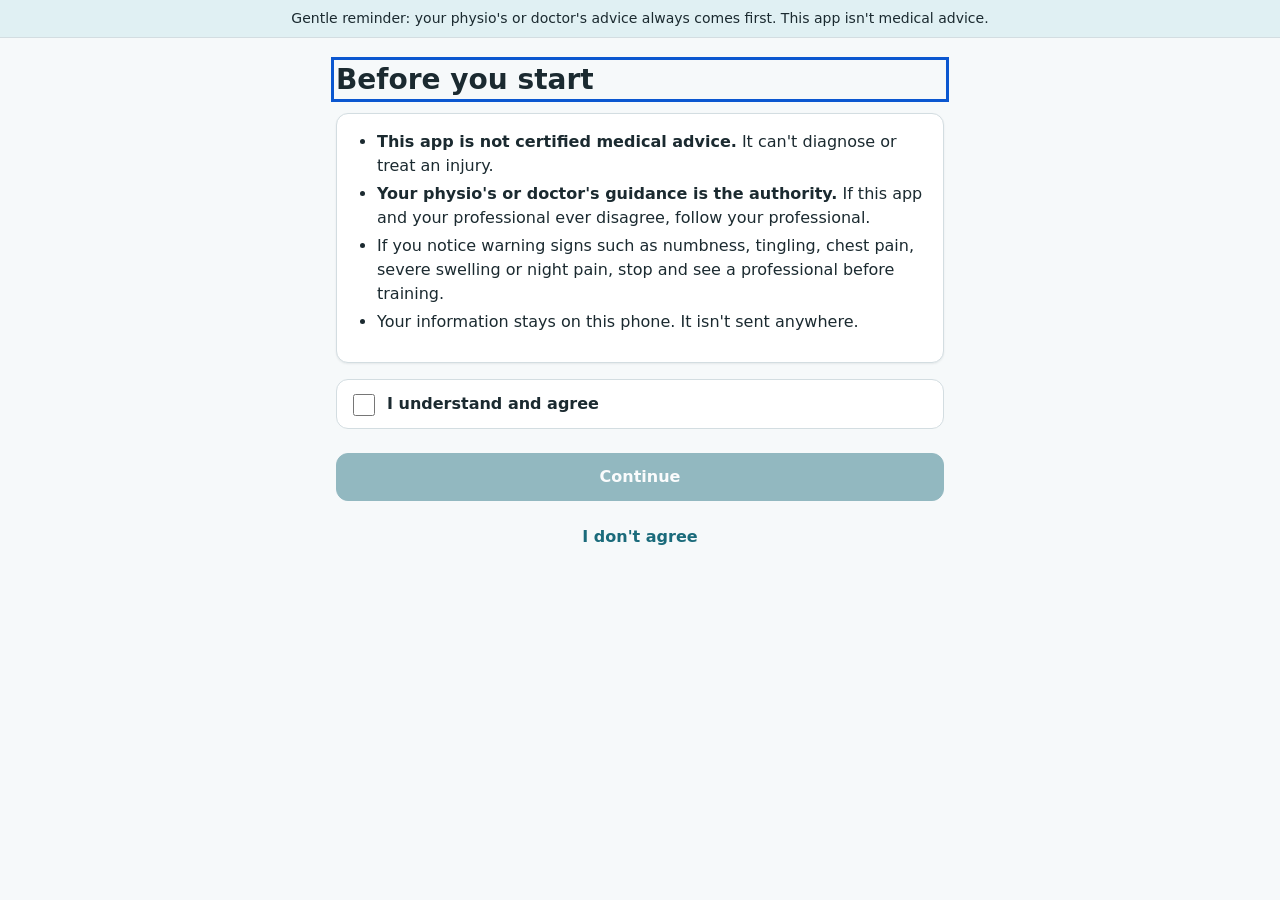
<file: index.html>
<!doctype html>
<html lang="en-AU">
<head>
  <meta charset="utf-8">
  <meta name="viewport" content="width=device-width, initial-scale=1, viewport-fit=cover">
  <title>Injury-Aware Gym Plan</title>
  <meta name="description" content="Personalise a gym plan around your physio's guidance. Your data stays on your phone.">
  <meta name="theme-color" content="#1b6b7b">

  <link rel="manifest" href="./manifest.webmanifest">
  <link rel="icon" href="./icons/icon-192.png" type="image/png">
  <link rel="apple-touch-icon" href="./icons/icon-192.png">
  <meta name="apple-mobile-web-app-capable" content="yes">
  <meta name="mobile-web-app-capable" content="yes">
  <meta name="apple-mobile-web-app-title" content="Gym Plan">

  <link rel="stylesheet" href="./css/tokens.css">
  <link rel="stylesheet" href="./css/base.css">
  <link rel="stylesheet" href="./css/components.css">
</head>
<body>
  <div id="app">
    <noscript>
      <p style="padding:16px">This app needs JavaScript switched on to work.</p>
    </noscript>
  </div>
  <script type="module" src="./js/app.js"></script>
</body>
</html>
</file>
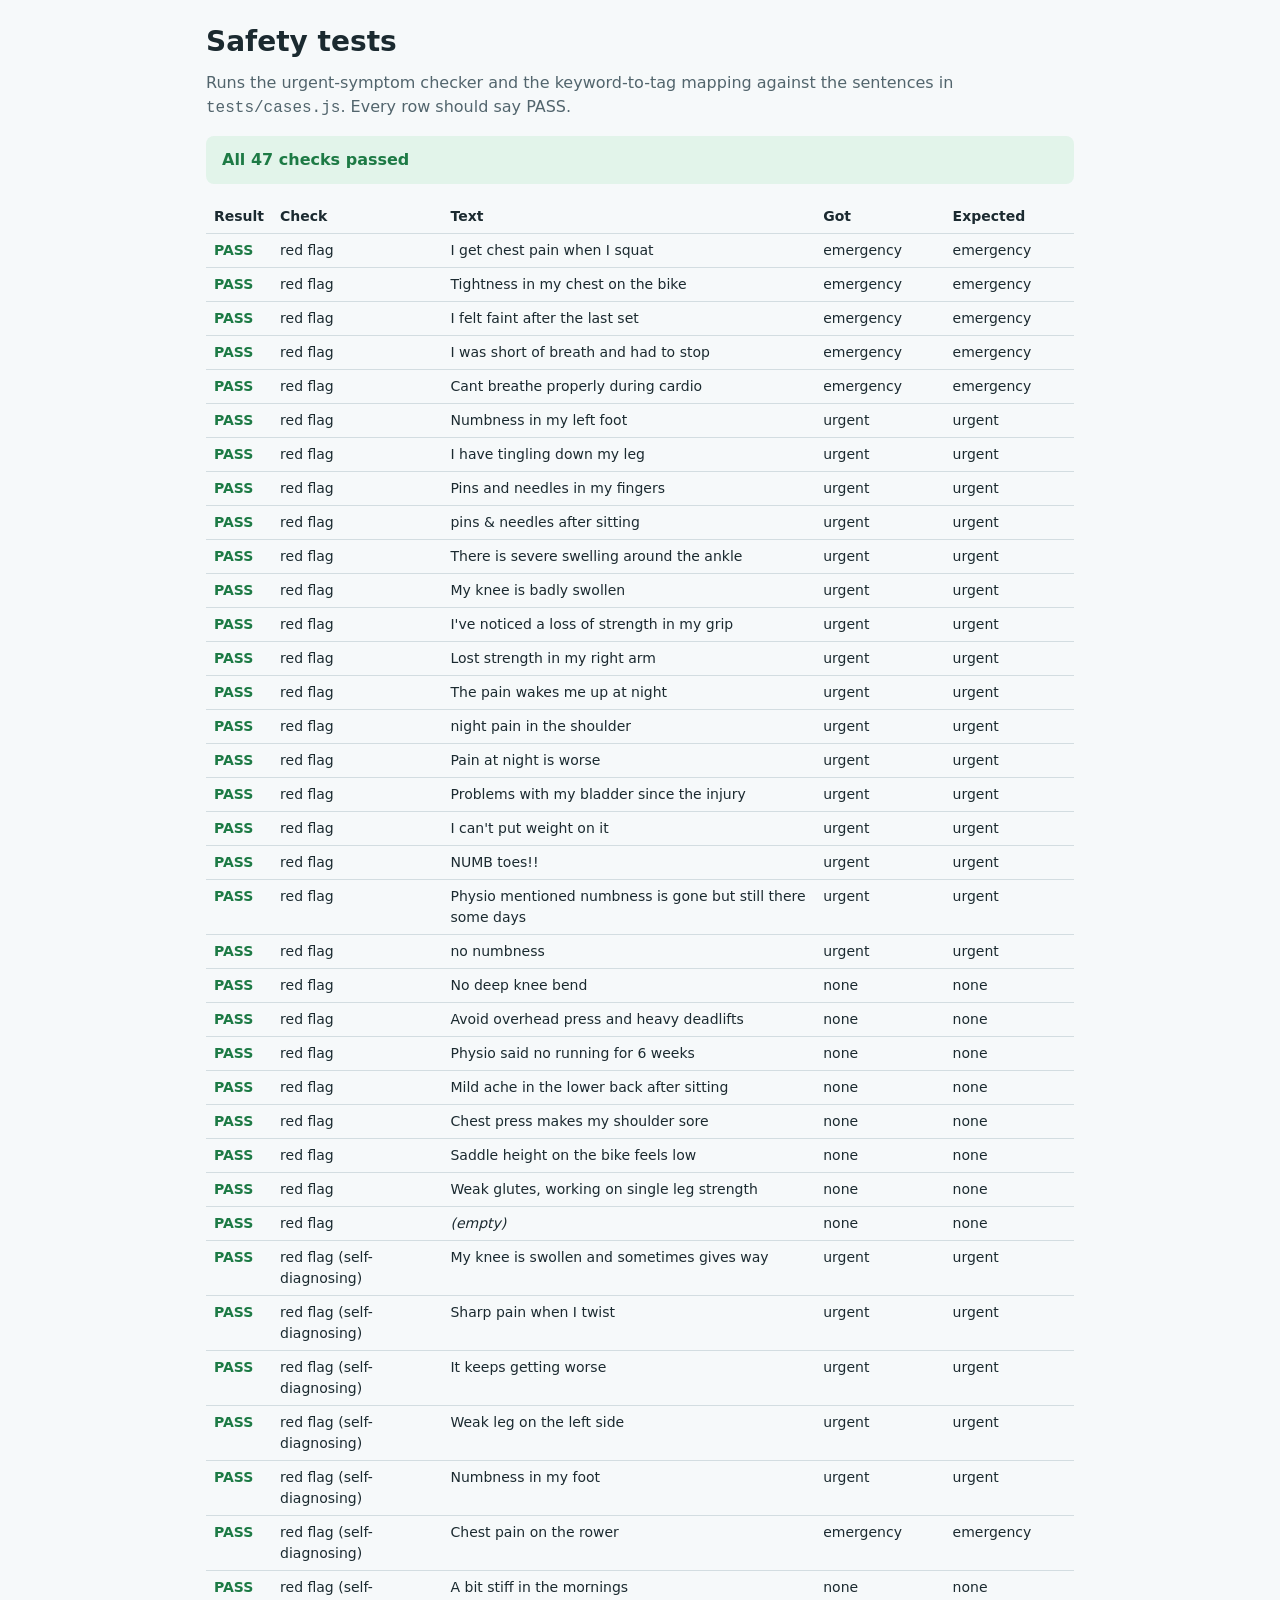
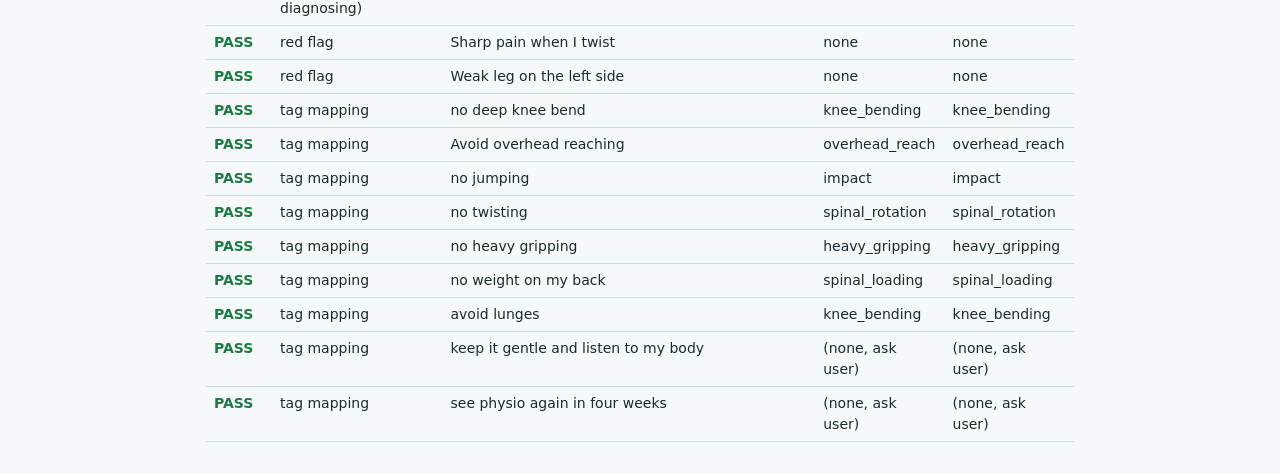
<file: tests/safety-tests.html>
<!doctype html>
<html lang="en-AU">
<head>
  <meta charset="utf-8">
  <meta name="viewport" content="width=device-width, initial-scale=1">
  <title>Safety tests</title>
  <link rel="stylesheet" href="../css/tokens.css">
  <link rel="stylesheet" href="../css/base.css">
  <style>
    table { border-collapse: collapse; width: 100%; font-size: var(--fs-small); }
    th, td { text-align: left; padding: 6px 8px; border-bottom: 1px solid var(--border); vertical-align: top; }
    .pass { color: var(--ok); font-weight: 700; }
    .fail { color: var(--danger); font-weight: 700; }
    .summary { padding: 12px 16px; border-radius: 8px; font-weight: 700; margin: 16px 0; }
    .summary.ok { background: var(--ok-soft); color: var(--ok); }
    .summary.bad { background: var(--danger-soft); color: var(--danger); }
  </style>
</head>
<body>
  <main class="main" style="max-width: 900px">
    <h1>Safety tests</h1>
    <p class="muted">Runs the urgent-symptom checker and the keyword-to-tag mapping against the sentences in <code>tests/cases.js</code>. Every row should say PASS.</p>
    <div id="summary" class="summary">Running...</div>
    <table>
      <thead><tr><th>Result</th><th>Check</th><th>Text</th><th>Got</th><th>Expected</th></tr></thead>
      <tbody id="rows"></tbody>
    </table>
  </main>

  <script type="module">
    import { compileRules, checkText } from "../js/safety/redflags.js";
    import { compileTags, mapText } from "../js/tags.js";
    import { safetyCases, tagCases } from "./cases.js";

    const esc = (s) => String(s).replace(/[&<>"]/g, (c) => ({ "&": "&amp;", "<": "&lt;", ">": "&gt;", '"': "&quot;" }[c]));
    const rowsEl = document.getElementById("rows");
    const summaryEl = document.getElementById("summary");

    try {
      const [flags, tagData] = await Promise.all([
        fetch("../data/redflags.json").then((r) => r.json()),
        fetch("../data/tags.json").then((r) => r.json()),
      ]);
      const rules = compileRules(flags);
      const tags = compileTags(tagData);
      let failed = 0;
      let total = 0;

      const addRow = (ok, kind, text, got, want) => {
        total++;
        if (!ok) failed++;
        rowsEl.insertAdjacentHTML("beforeend",
          `<tr><td class="${ok ? "pass" : "fail"}">${ok ? "PASS" : "FAIL"}</td><td>${esc(kind)}</td><td>${esc(text) || "<em>(empty)</em>"}</td><td>${esc(got)}</td><td>${esc(want)}</td></tr>`);
      };

      for (const c of safetyCases) {
        const r = checkText(c.text, rules, { strict: !!c.strict });
        addRow(r.level === c.level, c.strict ? "red flag (self-diagnosing)" : "red flag", c.text, r.level, c.level);
      }
      for (const c of tagCases) {
        const r = mapText(c.text, tags);
        const got = [...new Set(r.mapped.flatMap((m) => m.tags))].sort().join(", ") || "(none, ask user)";
        const want = [...c.tags].sort().join(", ") || "(none, ask user)";
        addRow(got === want, "tag mapping", c.text, got, want);
      }

      summaryEl.textContent = failed ? `${failed} of ${total} FAILED` : `All ${total} checks passed`;
      summaryEl.className = "summary " + (failed ? "bad" : "ok");
    } catch (e) {
      summaryEl.textContent = "Could not run tests: " + e.message + " (open this page through the local server, not by double-clicking the file)";
      summaryEl.className = "summary bad";
    }
  </script>
</body>
</html>
</file>
<file: css/tokens.css>
/* ==========================================================================
   DESIGN TOKENS - the one place to restyle the whole app.
   Change colours, fonts, spacing and sizes here and everything follows.
   ========================================================================== */

:root {
  /* ---- Fonts ---- */
  --font-body: system-ui, -apple-system, "Segoe UI", Roboto, "Helvetica Neue", Arial, sans-serif;
  --font-heading: var(--font-body);

  /* ---- Text size (the Settings text-size option changes --text-scale) ---- */
  --text-scale: 1;
  --fs-small: calc(0.875rem * var(--text-scale));
  --fs-base: calc(1rem * var(--text-scale));
  --fs-large: calc(1.125rem * var(--text-scale));
  --fs-h2: calc(1.375rem * var(--text-scale));
  --fs-h1: calc(1.75rem * var(--text-scale));
  --lh-body: 1.5;

  /* ---- Spacing scale ---- */
  --space-1: 4px;
  --space-2: 8px;
  --space-3: 12px;
  --space-4: 16px;
  --space-5: 24px;
  --space-6: 32px;
  --space-7: 48px;

  /* ---- Shape and size ---- */
  --radius: 12px;
  --radius-small: 8px;
  --tap-size: 48px;          /* minimum tap target */
  --content-width: 640px;
  --tabbar-height: 64px;
  --border-width: 1px;

  /* ---- Colours: light theme (default) ---- */
  --bg: #f6f9fa;
  --surface: #ffffff;
  --surface-2: #eef3f5;
  --text: #1b2a30;
  --text-muted: #52656d;
  --border: #d3dde1;

  --accent: #1b6b7b;          /* the one main accent colour */
  --accent-contrast: #ffffff; /* text on top of the accent */
  --accent-soft: #e0f0f3;

  /* Status colours (used for green / amber / red exercise tags later) */
  --ok: #1d7a45;
  --ok-soft: #e2f4ea;
  --warn: #8a5600;
  --warn-soft: #fff0d1;
  --danger: #b3261e;
  --danger-soft: #fde8e6;

  --focus: #0b57d0;
  --shadow: 0 1px 2px rgba(20, 40, 50, 0.08);
}

/* ---- Dark theme: follows the phone unless the user picked light ---- */
@media (prefers-color-scheme: dark) {
  :root:not([data-theme="light"]) {
    --bg: #0f1a1e;
    --surface: #17252a;
    --surface-2: #1f3036;
    --text: #e8f0f2;
    --text-muted: #a6b8be;
    --border: #2d4047;
    --accent: #62b8ca;
    --accent-contrast: #072229;
    --accent-soft: #1b3942;
    --ok: #6fd09a;
    --ok-soft: #173424;
    --warn: #f0b95a;
    --warn-soft: #3a2c10;
    --danger: #ff8f86;
    --danger-soft: #3d1b19;
    --focus: #8ab4f8;
    --shadow: none;
  }
}

/* ---- Dark theme: user picked dark ---- */
:root[data-theme="dark"] {
  --bg: #0f1a1e;
  --surface: #17252a;
  --surface-2: #1f3036;
  --text: #e8f0f2;
  --text-muted: #a6b8be;
  --border: #2d4047;
  --accent: #62b8ca;
  --accent-contrast: #072229;
  --accent-soft: #1b3942;
  --ok: #6fd09a;
  --ok-soft: #173424;
  --warn: #f0b95a;
  --warn-soft: #3a2c10;
  --danger: #ff8f86;
  --danger-soft: #3d1b19;
  --focus: #8ab4f8;
  --shadow: none;
}

/* ---- Text size choices from Settings ---- */
:root[data-textsize="small"] { --text-scale: 0.9; }
:root[data-textsize="medium"] { --text-scale: 1; }
:root[data-textsize="large"] { --text-scale: 1.2; }
</file>
<file: css/base.css>
/* Base layout and typography. Uses only the tokens from tokens.css. */

*, *::before, *::after { box-sizing: border-box; }

html { -webkit-text-size-adjust: 100%; }

body {
  margin: 0;
  background: var(--bg);
  color: var(--text);
  font-family: var(--font-body);
  font-size: var(--fs-base);
  line-height: var(--lh-body);
}

#app {
  min-height: 100vh;
  min-height: 100dvh;
  display: flex;
  flex-direction: column;
}

h1, h2, h3 {
  font-family: var(--font-heading);
  line-height: 1.25;
  margin: 0 0 var(--space-3);
}
h1 { font-size: var(--fs-h1); }
h2 { font-size: var(--fs-h2); }
h3 { font-size: var(--fs-large); }

p { margin: 0 0 var(--space-3); }
ul { margin: 0 0 var(--space-3); padding-left: var(--space-5); }
li { margin-bottom: var(--space-1); }

a { color: var(--accent); }

.muted { color: var(--text-muted); }
.small { font-size: var(--fs-small); }

/* Clear keyboard focus for everything tappable */
:focus-visible {
  outline: 3px solid var(--focus);
  outline-offset: 2px;
}

/* ---- Page structure ---- */

/* The gentle reminder that stays visible on every screen */
.reminder {
  position: sticky;
  top: 0;
  z-index: 20;
  background: var(--accent-soft);
  color: var(--text);
  border-bottom: var(--border-width) solid var(--border);
  padding: var(--space-2) var(--space-4);
  font-size: var(--fs-small);
  text-align: center;
}

.main {
  flex: 1;
  width: 100%;
  max-width: var(--content-width);
  margin: 0 auto;
  padding: var(--space-5) var(--space-4) var(--space-6);
}
.main.has-tabbar {
  padding-bottom: calc(var(--tabbar-height) + var(--space-6) + env(safe-area-inset-bottom, 0px));
}

.stack > * + * { margin-top: var(--space-4); }
.row { display: flex; gap: var(--space-3); align-items: center; flex-wrap: wrap; }
.row-between { justify-content: space-between; }

.visually-hidden {
  position: absolute !important;
  width: 1px; height: 1px;
  overflow: hidden;
  clip: rect(0 0 0 0);
  white-space: nowrap;
}
</file>
<file: css/components.css>
/* Reusable pieces: buttons, cards, form fields, alerts, chips, tab bar. */

/* ---- Buttons ---- */
.btn {
  display: inline-flex;
  align-items: center;
  justify-content: center;
  gap: var(--space-2);
  min-height: var(--tap-size);
  padding: var(--space-2) var(--space-5);
  border-radius: var(--radius);
  border: var(--border-width) solid var(--border);
  background: var(--surface);
  color: var(--text);
  font: inherit;
  font-weight: 600;
  cursor: pointer;
  text-decoration: none;
}
.btn-primary { background: var(--accent); color: var(--accent-contrast); border-color: var(--accent); }
.btn-danger { background: var(--danger); color: var(--surface); border-color: var(--danger); }
.btn-quiet { background: transparent; border-color: transparent; color: var(--accent); }
.btn-block { display: flex; width: 100%; }
.btn[disabled] { opacity: 0.45; cursor: not-allowed; }

.actions { display: flex; flex-direction: column; gap: var(--space-3); margin-top: var(--space-5); }

/* ---- Cards ---- */
.card {
  background: var(--surface);
  border: var(--border-width) solid var(--border);
  border-radius: var(--radius);
  padding: var(--space-4);
  box-shadow: var(--shadow);
}

/* ---- Alerts (always an icon + words, never colour alone) ---- */
.alert {
  display: flex;
  gap: var(--space-3);
  padding: var(--space-4);
  border-radius: var(--radius);
  border: var(--border-width) solid var(--border);
  background: var(--surface-2);
}
.alert .alert-icon { font-size: 1.4em; line-height: 1.2; flex: none; }
.alert .alert-body > :last-child { margin-bottom: 0; }
.alert-warn { background: var(--warn-soft); border-color: var(--warn); }
.alert-danger { background: var(--danger-soft); border-color: var(--danger); }
.alert-ok { background: var(--ok-soft); border-color: var(--ok); }
.alert-info { background: var(--accent-soft); border-color: var(--accent); }

/* ---- Form fields ---- */
label.field-label { display: block; font-weight: 600; margin-bottom: var(--space-2); }
.hint { color: var(--text-muted); font-size: var(--fs-small); margin: calc(var(--space-1) * -1) 0 var(--space-2); }

textarea, input[type="text"], select {
  width: 100%;
  min-height: var(--tap-size);
  padding: var(--space-3);
  border-radius: var(--radius-small);
  border: var(--border-width) solid var(--border);
  background: var(--surface);
  color: var(--text);
  font: inherit;
}
textarea { min-height: 110px; resize: vertical; }

/* Big tappable choice cards for checkboxes and radio buttons */
.choices { display: grid; gap: var(--space-2); }
.choice {
  display: flex;
  align-items: flex-start;
  gap: var(--space-3);
  min-height: var(--tap-size);
  padding: var(--space-3) var(--space-4);
  background: var(--surface);
  border: var(--border-width) solid var(--border);
  border-radius: var(--radius);
  cursor: pointer;
}
.choice input { width: 22px; height: 22px; margin: 2px 0 0; flex: none; accent-color: var(--accent); }
.choice:has(input:checked) { border-color: var(--accent); background: var(--accent-soft); }
.choice .choice-title { font-weight: 600; display: block; }
.choice .choice-desc { color: var(--text-muted); font-size: var(--fs-small); display: block; }
.choices-2col { grid-template-columns: 1fr; }
@media (min-width: 520px) { .choices-2col { grid-template-columns: 1fr 1fr; } }

.field-error { color: var(--danger); font-weight: 600; margin-top: var(--space-2); }
.field-error:empty { display: none; }

/* ---- Chips ---- */
.chips { display: flex; flex-wrap: wrap; gap: var(--space-2); }
.chip {
  display: inline-flex;
  align-items: center;
  gap: var(--space-1);
  padding: var(--space-1) var(--space-3);
  border-radius: 999px;
  background: var(--accent-soft);
  border: var(--border-width) solid var(--accent);
  font-size: var(--fs-small);
}

/* ---- Setup progress ---- */
.progress { color: var(--text-muted); font-size: var(--fs-small); margin-bottom: var(--space-2); }
.progress-bar { height: 6px; border-radius: 3px; background: var(--surface-2); margin-bottom: var(--space-5); overflow: hidden; }
.progress-bar > span { display: block; height: 100%; background: var(--accent); }

/* ---- Bottom tab bar ---- */
.tabbar {
  position: fixed;
  left: 0; right: 0; bottom: 0;
  z-index: 30;
  display: flex;
  background: var(--surface);
  border-top: var(--border-width) solid var(--border);
  padding-bottom: env(safe-area-inset-bottom, 0px);
}
.tabbar button {
  flex: 1;
  min-height: var(--tabbar-height);
  background: none;
  border: 0;
  color: var(--text-muted);
  font: inherit;
  font-size: var(--fs-small);
  display: flex;
  flex-direction: column;
  align-items: center;
  justify-content: center;
  gap: 2px;
  cursor: pointer;
}
.tabbar button .tab-icon { font-size: 1.4em; line-height: 1; }
.tabbar button[aria-current="page"] { color: var(--accent); font-weight: 700; box-shadow: inset 0 3px 0 var(--accent); }

/* ---- Pause screen ---- */
.pause-title { display: flex; gap: var(--space-3); align-items: center; }
.pause-title .alert-icon { font-size: 2rem; }
</file>
